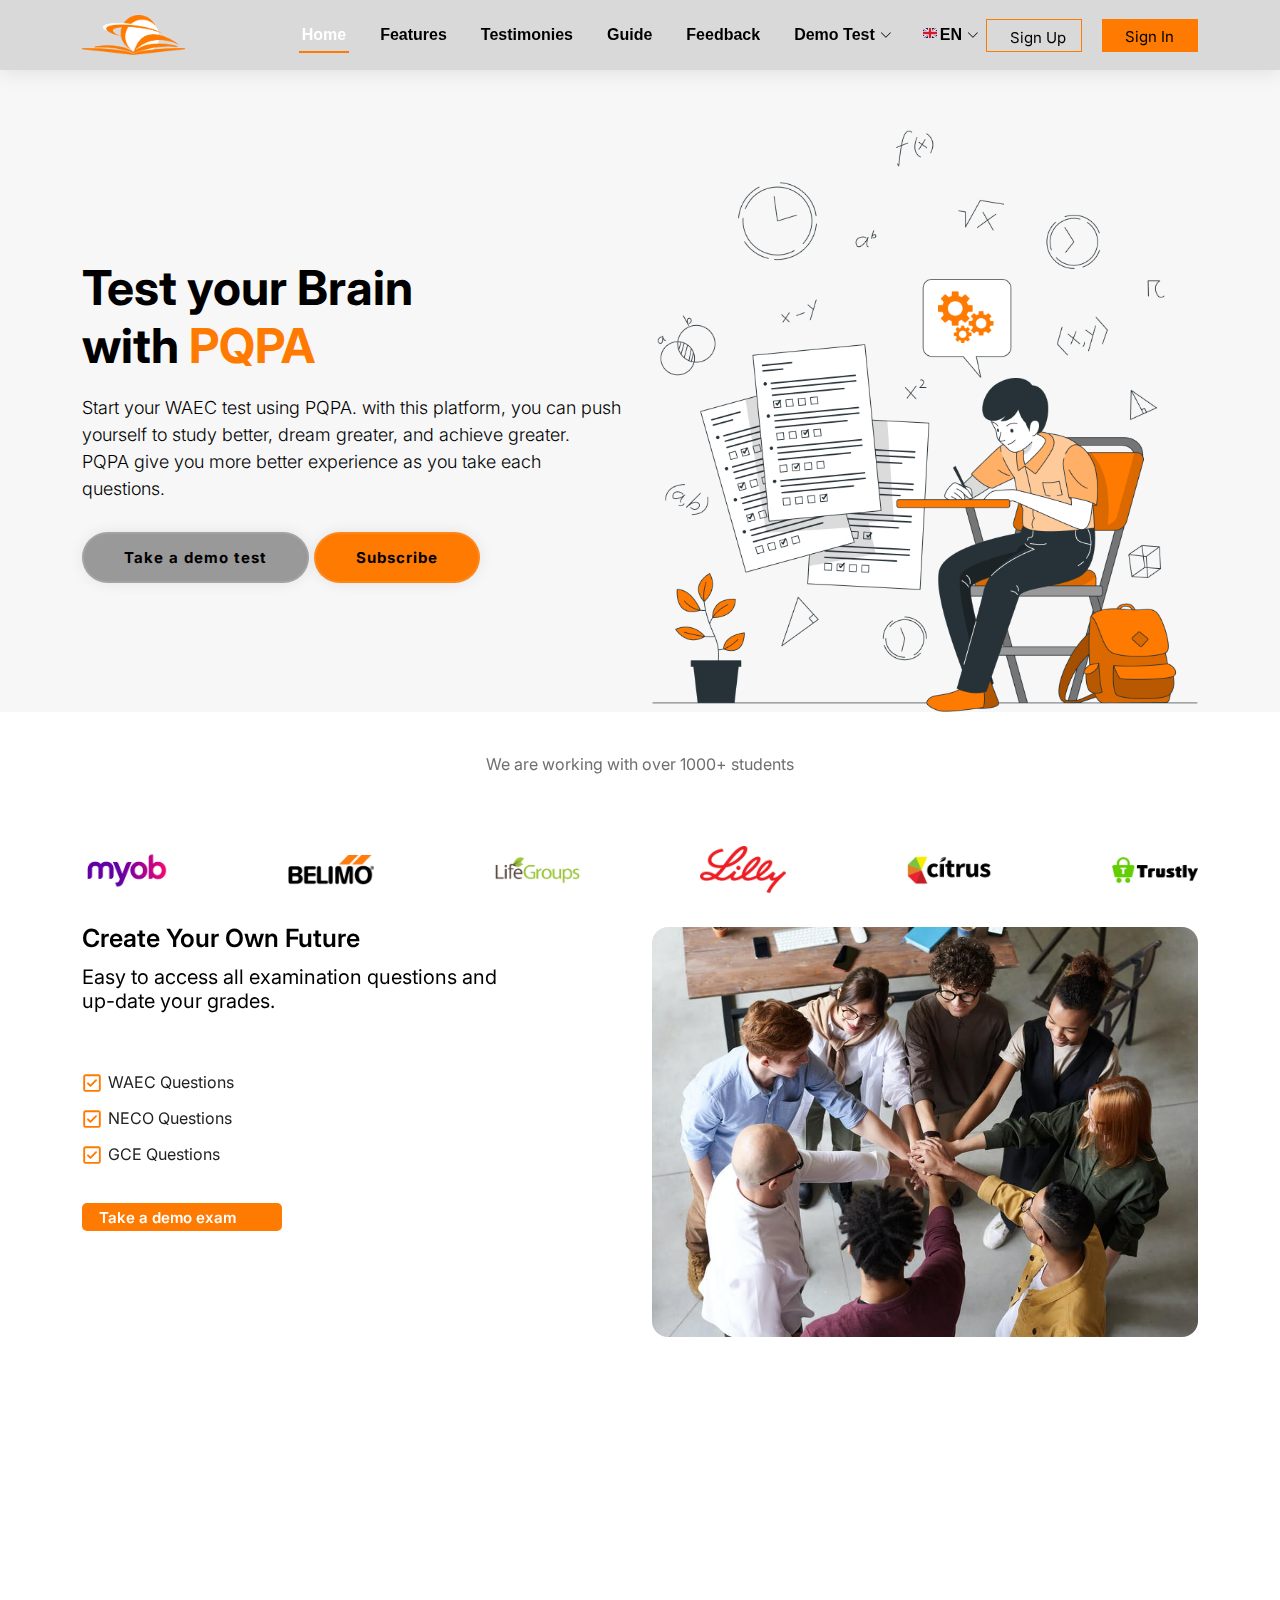
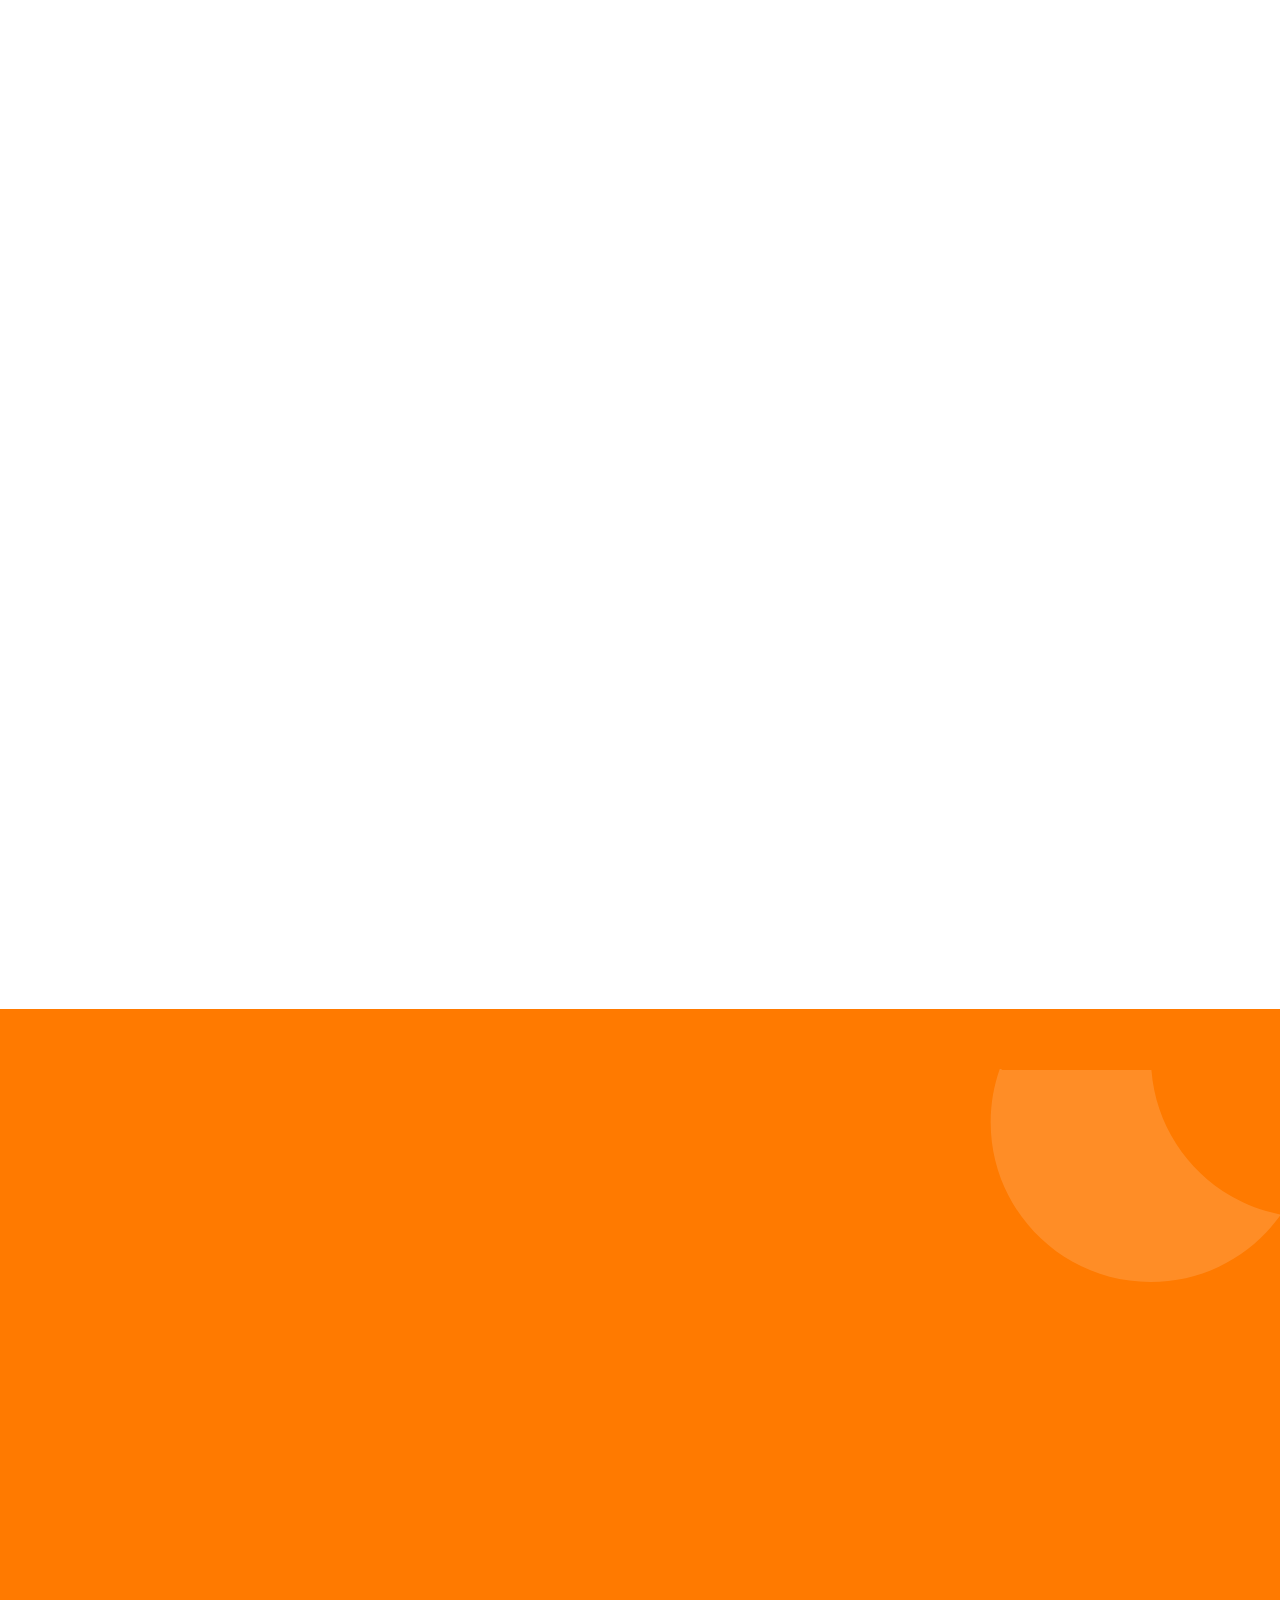
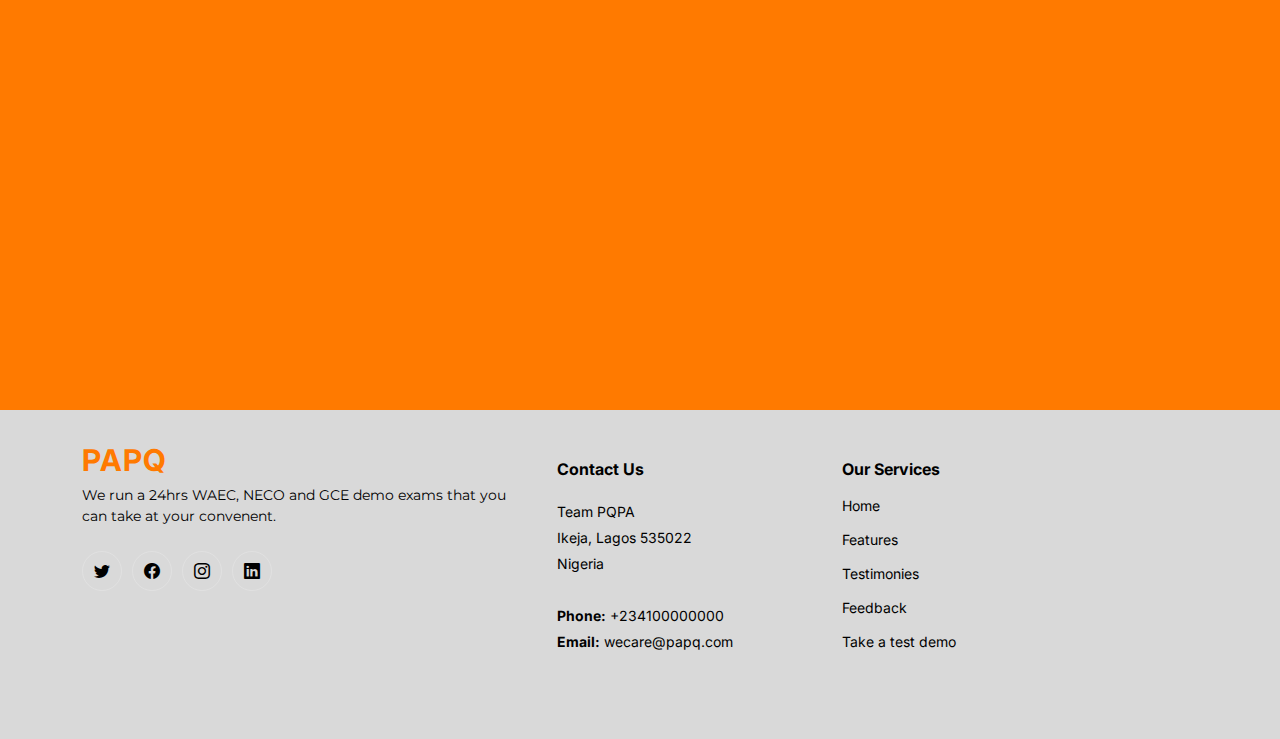
<file: index.html>
<!DOCTYPE html>
<html lang="en">

<head>
  <meta charset="utf-8">
  <meta content="width=device-width, initial-scale=1.0" name="viewport">

  <title>PAPQ - Index</title>
  <meta content="" name="description">
  <meta content="" name="keywords">

  <!-- Favicons -->
  <link href="assets/img/PQPA favicon.png" rel="icon">
  <link href="assets/img/PQPA-touch-icon.png" rel="pqpa-touch-icon">

  <!-- Google Fonts -->
  <link rel="preconnect" href="https://fonts.googleapis.com">
  <link rel="preconnect" href="https://fonts.gstatic.com" crossorigin>
  <link href="https://fonts.googleapis.com/css2?family=Open+Sans:ital,wght@0,300;0,400;0,500;0,600;0,700;1,300;1,400;1,600;1,700&family=Montserrat:ital,wght@0,300;0,400;0,500;0,600;0,700;1,300;1,400;1,500;1,600;1,700&family=Raleway:ital,wght@0,300;0,400;0,500;0,600;0,700;1,300;1,400;1,500;1,600;1,700&display=swap" rel="stylesheet">

  <!-- Vendor CSS Files -->
  <link href="assets/vendor/bootstrap/css/bootstrap.min.css" rel="stylesheet">
  <link href="assets/vendor/bootstrap-icons/bootstrap-icons.css" rel="stylesheet">
  <link href="assets/vendor/aos/aos.css" rel="stylesheet">
  <link href="assets/vendor/glightbox/css/glightbox.min.css" rel="stylesheet">
  <link href="assets/vendor/swiper/swiper-bundle.min.css" rel="stylesheet">

  <!-- Template Main CSS File -->
  <link href="assets/css/main.css" rel="stylesheet">

</head>

<body>
  <header id="header" class="header d-flex align-items-center">

    <div class="container-fluid container-xl d-flex align-items-center justify-content-between">
      <a href="index.html" class="logo d-flex align-items-center">
        <!-- Uncomment the line below if you also wish to use an image logo -->
        <img src="assets/img/PQPA LOGO.png" alt="">
        <!---<h1>Impact<span>.</span></h1>--->
      </a>
      <nav id="navbar" class="navbar">
        <ul>
          <li><a href="#hero">Home</a></li>
          <li><a href="#features">Features</a></li>
          <li><a href="#testimonials">Testimonies</a></li>
          <li><a href="#call-to-action">Guide</a></li>
          <li><a href="#feedback">Feedback</a></li>
          <li class="dropdown">
            <a href="#"><span>Demo Test</span> <i class="bi bi-chevron-down dropdown-indicator"></i></a>
            <ul>
              <li class="dropdown"><a href="#"><span>2000</span> <i class="bi bi-chevron-down dropdown-indicator"></i></a>
                <ul>
                  <li><a href="#">English</a></li>
                  <li><a href="#">Mathematics</a></li>
                  <li><a href="#">Literature</a></li>
                  <li><a href="#">Accounting</a></li>
                  <li><a href="#">Economics</a></li>
                </ul>
              </li>
              <li class="dropdown"><a href="#"><span>2016</span> <i class="bi bi-chevron-down dropdown-indicator"></i></a>
                <ul>
                  <li><a href="#">Biology</a></li>
                  <li><a href="#">Physics</a></li>
                  <li><a href="#">French</a></li>
                  <li><a href="#">Agriculture</a></li>
                  <li><a href="#">Chemistry</a></li>
                </ul>
              </li>
              <li class="dropdown"><a href="#"><span>2011</span> <i class="bi bi-chevron-down dropdown-indicator"></i></a>
                <ul>
                  <li><a href="#">Deep Drop Down 1</a></li>
                  <li><a href="#">Deep Drop Down 2</a></li>
                  <li><a href="#">Deep Drop Down 3</a></li>
                  <li><a href="#">Deep Drop Down 4</a></li>
                  <li><a href="#">Deep Drop Down 5</a></li>
                </ul>
              </li>
              <li class="dropdown"><a href="#"><span>2014</span> <i class="bi bi-chevron-down dropdown-indicator"></i></a>
                <ul>
                  <li><a href="#">Deep Drop Down 1</a></li>
                  <li><a href="#">Deep Drop Down 2</a></li>
                  <li><a href="#">Deep Drop Down 3</a></li>
                  <li><a href="#">Deep Drop Down 4</a></li>
                  <li><a href="#">Deep Drop Down 5</a></li>
                </ul>
              </li>
              <li class="dropdown"><a href="#"><span>2017</span> <i class="bi bi-chevron-down dropdown-indicator"></i></a>
                <ul>
                  <li><a href="#">Deep Drop Down 1</a></li>
                  <li><a href="#">Deep Drop Down 2</a></li>
                  <li><a href="#">Deep Drop Down 3</a></li>
                  <li><a href="#">Deep Drop Down 4</a></li>
                  <li><a href="#">Deep Drop Down 5</a></li>
                </ul>
              </li>
            </ul>
          </li>
          <li class="dropdown">
            <svg class="flag" xmlns="http://www.w3.org/2000/svg" width="14" height="14" viewBox="0 0 14 14" fill="none">
              <g clip-path="url(#clip0_1_380)">
                <path d="M0 3.52296V5.05557H2.18867L0 3.52296ZM1.81378 12.0556H5.05556V9.78562L1.81378 12.0556ZM8.94444 9.78601V12.0556H12.1858L8.94444 9.78601ZM0 8.94446V10.4771L2.18944 8.94446H0ZM12.1866 1.94446H8.94444V4.2144L12.1866 1.94446ZM14 10.4775V8.94446H11.8102L14 10.4775ZM14 5.05557V3.52296L11.8109 5.05557H14ZM5.05556 1.94446H1.81378L5.05556 4.2144V1.94446Z" fill="#00247D"/>
                <path d="M9.77666 8.94444L13.5535 11.5893C13.738 11.3993 13.8706 11.1651 13.9385 10.9091L11.1327 8.94444H9.77666ZM5.05555 8.94444H4.22294L0.446439 11.5889C0.64905 11.795 0.908828 11.9424 1.20011 12.0108L5.05555 9.31117V8.94444ZM8.94444 5.05556H9.77705L13.5535 2.41111C13.3475 2.202 13.0862 2.05568 12.8003 1.98917L8.94444 4.68883V5.05556ZM4.22294 5.05556L0.446439 2.41111C0.262088 2.60127 0.129423 2.83541 0.0610504 3.09128L2.86688 5.05556H4.22294Z" fill="#CF1B2B"/>
                <path d="M14 8.16668H8.16667V12.0556H8.94444V9.78601L12.1858 12.0556H12.4444C12.651 12.0556 12.8556 12.0144 13.046 11.9343C13.2365 11.8542 13.409 11.7369 13.5536 11.5893L9.77667 8.94446H11.1327L13.9386 10.9091C13.9747 10.7781 14 10.6423 14 10.5V10.4775L11.8102 8.94446H14V8.16668ZM0 8.16668V8.94446H2.18944L0 10.4771V10.5C0 10.9243 0.170722 11.3081 0.446444 11.5889L4.22294 8.94446H5.05556V9.31118L1.20011 12.0105C1.31444 12.0377 1.43267 12.0556 1.55556 12.0556H1.81378L5.05556 9.78562V12.0556H5.83333V8.16668H0ZM14 3.50001C14.0002 3.09245 13.8398 2.70122 13.5536 2.41112L9.77706 5.05557H8.94444V4.68885L12.8003 1.98918C12.6838 1.96061 12.5644 1.9456 12.4444 1.94446H12.1866L8.94444 4.2144V1.94446H8.16667V5.83335H14V5.05557H11.8109L14 3.52296V3.50001ZM5.05556 1.94446V4.2144L1.81378 1.94446H1.55556C1.34891 1.94437 1.14433 1.98561 0.953858 2.06575C0.763385 2.14589 0.590864 2.26332 0.446444 2.41112L4.22294 5.05557H2.86689L0.0610556 3.09129C0.0224701 3.22418 0.00193411 3.36165 0 3.50001L0 3.52296L2.18867 5.05557H0V5.83335H5.83333V1.94446H5.05556Z" fill="#EEEEEE"/>
                <path d="M8.16667 5.83335V1.94446H5.83333V5.83335H0V8.16668H5.83333V12.0556H8.16667V8.16668H14V5.83335H8.16667Z" fill="#CF1B2B"/>
              </g>
              <defs>
                <clipPath id="clip0_1_380">
                  <rect width="14" height="14" fill="white"/>
                </clipPath>
              </defs>
            </svg>
            <a href="#"><span>EN</span> <i class="bi bi-chevron-down dropdown-indicator"></i></a>
            <ul>
              <li><a href="#">Drop Down 1</a></li>
              <li class="dropdown"><a href="#"><span>Deep Drop Down</span> <i class="bi bi-chevron-down dropdown-indicator"></i></a>
                <ul>
                  <li><a href="#">Deep Drop Down 1</a></li>
                  <li><a href="#">Deep Drop Down 2</a></li>
                  <li><a href="#">Deep Drop Down 3</a></li>
                  <li><a href="#">Deep Drop Down 4</a></li>
                  <li><a href="#">Deep Drop Down 5</a></li>
                </ul>
              </li>
              <li><a href="#">Drop Down 2</a></li>
              <li><a href="#">Drop Down 3</a></li>
              <li><a href="#">Drop Down 4</a></li>
            </ul>
          </li>
          <li class="signup">
            <a href="signup.php">Sign Up</a>
          </li>
          <li class="signin">
            <a href="signin.html">Sign In</a>
          </li>
        </ul>
      </nav><!-- .navbar -->

      <i class="mobile-nav-toggle mobile-nav-show bi bi-list"></i>
      <i class="mobile-nav-toggle mobile-nav-hide d-none bi bi-x"></i>

    </div>
  </header><!-- End Header -->
  <!-- End Header -->

  <!-- ======= Hero Section ======= -->
  <section id="hero" class="hero">
    <div class="container position-relative">
      <div class="row gy-5" data-aos="fade-in">
        <div class="col-lg-6 order-2 order-lg-1 d-flex flex-column justify-content-center text-center text-lg-start">
          <h2>Test your Brain <br>with <span>PQPA</span></h2>
          <p>Start your WAEC test using PQPA. with this platform, you can push yourself to study better, dream greater, and achieve greater. 
            <br />PQPA give you more better experience as you take each questions.</p>
          <div class="d-flex justify-content-center justify-content-lg-start">
            <a href="quiz.html" class="btn-get-started">Take a demo test</a>
            <a href="index.html" class="btn-get-started sub">Subscribe</a>
          </div>
    
        </div>
        <div class="col-lg-6 order-1 order-lg-2">
          <img src="assets/img/exams-bro.png" class="img-fluid" alt="" data-aos="zoom-out" data-aos-delay="100">
        </div>
      </div>
    </div>

    </div>
  </section>
  <!-- End Hero Section -->

  <main id="main">
      <!-- ======= features Section ======= -->
      <section id="features" class="clients">
        <div class="container" data-aos="zoom-out">
          <div class="section-header">
            <p>We are working with over 1000+ students</p>
          </div>
          
          <div class="clients-slider swiper">
            <div class="swiper-wrapper align-items-center">
              <div class="swiper-slide"><img src="assets/img/clients/client-1.png" class="img-fluid" alt=""></div>
              <div class="swiper-slide"><img src="assets/img/clients/client-2.png" class="img-fluid" alt=""></div>
              <div class="swiper-slide"><img src="assets/img/clients/client-3.png" class="img-fluid" alt=""></div>
              <div class="swiper-slide"><img src="assets/img/clients/client-4.png" class="img-fluid" alt=""></div>
              <div class="swiper-slide"><img src="assets/img/clients/client-5.png" class="img-fluid" alt=""></div>
              <div class="swiper-slide"><img src="assets/img/clients/client-6.png" class="img-fluid" alt=""></div>
              <div class="swiper-slide"><img src="assets/img/clients/client-7.png" class="img-fluid" alt=""></div>
              <div class="swiper-slide"><img src="assets/img/clients/client-8.png" class="img-fluid" alt=""></div>
            </div>
          </div>

          <div class="row gy-4">
            <div class="col-lg-6">
              <h1 class="head">Create Your Own Future</h1>
                    <p class="easy-to-access">Easy to access all examination questions and up-date your grades.</p>
                    <div class="flex-row-2">
                        <div class="fluentcheckmark-square-regular-container">
                            <svg class="fluentcheckmark-square-20-regular" xmlns="http://www.w3.org/2000/svg" width="16" height="16" viewBox="0 0 16 16"><path fill="currentColor" d="M2.75 1h10.5c.966 0 1.75.784 1.75 1.75v10.5A1.75 1.75 0 0 1 13.25 15H2.75A1.75 1.75 0 0 1 1 13.25V2.75C1 1.784 1.784 1 2.75 1ZM2.5 2.75v10.5c0 .138.112.25.25.25h10.5a.25.25 0 0 0 .25-.25V2.75a.25.25 0 0 0-.25-.25H2.75a.25.25 0 0 0-.25.25Zm9.28 3.53l-4.5 4.5a.75.75 0 0 1-1.06 0l-2-2a.751.751 0 0 1 .018-1.042a.751.751 0 0 1 1.042-.018l1.47 1.47l3.97-3.97a.751.751 0 0 1 1.042.018a.751.751 0 0 1 .018 1.042Z"/></svg>
                            <svg class="fluentcheckmark-square-20-regular" xmlns="http://www.w3.org/2000/svg" width="16" height="16" viewBox="0 0 16 16"><path fill="currentColor" d="M2.75 1h10.5c.966 0 1.75.784 1.75 1.75v10.5A1.75 1.75 0 0 1 13.25 15H2.75A1.75 1.75 0 0 1 1 13.25V2.75C1 1.784 1.784 1 2.75 1ZM2.5 2.75v10.5c0 .138.112.25.25.25h10.5a.25.25 0 0 0 .25-.25V2.75a.25.25 0 0 0-.25-.25H2.75a.25.25 0 0 0-.25.25Zm9.28 3.53l-4.5 4.5a.75.75 0 0 1-1.06 0l-2-2a.751.751 0 0 1 .018-1.042a.751.751 0 0 1 1.042-.018l1.47 1.47l3.97-3.97a.751.751 0 0 1 1.042.018a.751.751 0 0 1 .018 1.042Z"/></svg>
                            <svg class="fluentcheckmark-square-20-regular" xmlns="http://www.w3.org/2000/svg" width="16" height="16" viewBox="0 0 16 16"><path fill="currentColor" d="M2.75 1h10.5c.966 0 1.75.784 1.75 1.75v10.5A1.75 1.75 0 0 1 13.25 15H2.75A1.75 1.75 0 0 1 1 13.25V2.75C1 1.784 1.784 1 2.75 1ZM2.5 2.75v10.5c0 .138.112.25.25.25h10.5a.25.25 0 0 0 .25-.25V2.75a.25.25 0 0 0-.25-.25H2.75a.25.25 0 0 0-.25.25Zm9.28 3.53l-4.5 4.5a.75.75 0 0 1-1.06 0l-2-2a.751.751 0 0 1 .018-1.042a.751.751 0 0 1 1.042-.018l1.47 1.47l3.97-3.97a.751.751 0 0 1 1.042.018a.751.751 0 0 1 .018 1.042Z"/></svg>
                        </div>
                        <div class="questions-container">
                            <div class="waec-questions inter-normal-heat-wave-20px">WAEC Questions</div>
                            <div class="neco-questions inter-normal-heat-wave-20px">NECO Questions</div>
                            <div class="gce-questions inter-normal-heat-wave-20px">GCE Questions</div>
                        </div>
                    </div>
                    <div class="demo">
                        <div class="take-a-demo-exam"><a href="index.html">Take a demo exam</a> </div>
                    </div>
            </div>
            <div class="col-lg-6">
      
  
                <div class="position-relative mt-4">
                  <img src="assets/img/about-2.jpg" class="img-fluid rounded-4" alt="">
                </div>
              </div>
            </div>
          </div> 
        </div>
      </section><!-- End Clients Section -->

    <!-- ======= Testimonials Section ======= -->
    <section id="testimonials" class="testimonials">
      <div class="container" data-aos="fade-up">

        <div class="section-header">
          <h2>Testimony from students who have partake in PQPA</h2>
          <p>Below are testimonies from previous students that have taken the PQPA and have great<br />success in their
            WAEC, NECO and GCE examinations.</p>
        </div>

        <div class="slides-3 swiper" data-aos="fade-up" data-aos-delay="100">
          <div class="swiper-wrapper">

            <div class="swiper-slide">
              <div class="testimonial-wrap">
                <div class="testimonial-item">
                  <div class="d-flex align-items-center">
                    <div>
                      <h3>John Okafor</h3>
                    </div>
                  </div>
                  <p>
                    <i class="bi bi-quote quote-icon-left"></i>
                    The online demo exam was a game-changer. It boosted my confidence, identified weak areas, and provided invaluable practice. Thanks to it, I approached the main examination with certainty and passed with flying colors. It was a crucial stepping stone on my path to success.
                    <i class="bi bi-quote quote-icon-right"></i>
                  </p>
                  <div class="learn">Learn More</div>
                </div>
              </div>
            </div><!-- End testimonial item -->

            <div class="swiper-slide">
              <div class="testimonial-wrap">
                <div class="testimonial-item">
                  <div class="d-flex align-items-center">
                    <div>
                      <h3>James Jude</h3>
                    </div>
                  </div>
                  <p>
                    <i class="bi bi-quote quote-icon-left"></i>
                    The online demo exam was a revelation. It gave me the tools to conquer my doubts and ace the main examination. The practice and confidence it instilled were priceless. It transformed my academic journey from uncertainty to triumph, and I'm grateful for the opportunity it provided.
                    <i class="bi bi-quote quote-icon-right"></i>
                  </p>
                  <div class="learn">Learn More</div>
                </div>
              </div>
            </div><!-- End testimonial item -->

            <div class="swiper-slide">
              <div class="testimonial-wrap">
                <div class="testimonial-item">
                  <div class="d-flex align-items-center">
                    <div>
                      <h3>Victoria Jack</h3>
                    </div>
                  </div>
                  <p>
                    <i class="bi bi-quote quote-icon-left"></i>
                    The online demo exam was my secret weapon. It honed my skills, eliminated doubts, and prepared me impeccably. Thanks to it, I faced the main examination with unwavering confidence and passed with excellence. It was the key to my academic success.
                    <i class="bi bi-quote quote-icon-right"></i>
                  </p>
                  <div class="learn">Learn More</div>
                </div>
              </div>
            </div><!-- End testimonial item -->

            <div class="swiper-slide">
              <div class="testimonial-wrap">
                <div class="testimonial-item">
                  <div class="d-flex align-items-center">
                    <div>
                      <h3>Eze Mark</h3>
                    </div>
                  </div>
                  <p>
                    <i class="bi bi-quote quote-icon-left"></i>
                    The online demo exam was my turning point. It sharpened my knowledge, banished my fears, and prepared me thoroughly. Because of it, I entered the main examination with confidence and emerged victorious. It was the catalyst for my academic achievement.
                    <i class="bi bi-quote quote-icon-right"></i>
                  </p>
                  <div class="learn">Learn More</div>
                </div>
              </div>
            </div><!-- End testimonial item -->

            <div class="swiper-slide">
              <div class="testimonial-wrap">
                <div class="testimonial-item">
                  <div class="d-flex align-items-center">
                    <div>
                      <h3>Koffi Kojo</h3>
                    </div>
                  </div>
                  <p>
                    <i class="bi bi-quote quote-icon-left"></i>
                    Demo exam was a revelation. It equipped me with the skills, knowledge, and confidence I needed to excel in the main examination. It transformed my doubts into unwavering determination and paved the way for my success.
                    <i class="bi bi-quote quote-icon-right"></i>
                  </p>
                  <div class="learn">Learn More</div>
                </div>
              </div>
            </div><!-- End testimonial item -->

          </div>
          <!-- ======= Call To Action Section ======= -->
          <div id="call-to-action" class="call-to-action">
            <div class="container text-center" data-aos="zoom-out">
              <a href="https://www.youtube.com/watch?v=LXb3EKWsInQ" class="glightbox play-btn"></a>
              <h3>Call To Action</h3>
              <p> Watch the video for support on how to navigate our platform</p>
              <a class="cta-btn" href="quiz.html">Take a demo quiz</a>
            </div>
          </div><!-- End Call To Action Section -->
        </div>
      </div>
    </section><!-- End Testimonials Section -->

    <!-- ======= Recent Blog Posts Section ======= -->
    <section id="feedback" class="recent-posts sections-bg">
      <img class="subtract" src="assets/img/subtract.svg" />
      <div class="container" data-aos="fade-up">
        <div class="section-header">
          <h2>What other schools are saying about PQPA</h2>
          <p>Here is whats other schools are saying about PQPA the will amaze your to enroll your students for the PQPA demo test</p>
        </div>

        <div class="row gy-4">

          <div class="col-xl-4 col-md-6">
            <article>

              <div class="post-img">
                <img src="assets/img/rectangle-16.png" alt="" class="img-fluid">
              </div>

              <p class="post-category">Achievers College </p>

              <h2 class="title">
                <a href="">We embraced online PQPA demo examinations and witnessed remarkable results. The practice, immediate feedback, and focused preparation enabled our students to excel in their main examinations. It's a testament to the power of innovative learning tools. Our students' success is our pride, and we'll continue to utilize such resources.</a>
              </h2>
            </article>
          </div><!-- End post list item -->

          <div class="col-xl-4 col-md-6">
            <article>

              <div class="post-img">
                <img src="assets/img/rectangle-17.png" alt="" class="img-fluid">
              </div>

              <p class="post-category">Blessed Child Secondary School</p>

              <h2 class="title">
                <a href="">Our school leveraged online PQPA demo examinations to incredible effect. These tools sharpened our students' skills, built their confidence, and ensured success in their main examinations. It's a testament to our commitment to modern, effective education. The results speak for themselves, and we're proud to continue this approach.</a>
              </h2>
            </article>
          </div><!-- End post list item -->

          <div class="col-xl-4 col-md-6">
            <article>

              <div class="post-img">
                <img src="assets/img/rectangle-18.png" alt="" class="img-fluid">
              </div>

              <p class="post-category">Healthy Brain Secondary School</p>

              <h2 class="title">
                <a href="">The online PQPA demo exams have revolutionized our schools. These exams equipped our students with the skills and confidence needed to conquer their main examinations. The remarkable results are a testament to our commitment to modern education methods. We'll continue to harness the power of online demos for ongoing success.</a>
              </h2>
            </article>
          </div><!-- End post list item -->

        </div><!-- End recent posts list -->

      </div>
    </section><!-- End Recent Blog Posts Section -->

    <footer id="footer" class="footer">

      <div class="container">
        <div class="row gy-4">
          <div class="col-lg-5 col-md-12 footer-info">
            <a href="index.html" class="logo d-flex align-items-center">
              <span>PAPQ</span>
            </a>
            <p>We run a 24hrs WAEC, NECO and GCE demo exams that you can take at your convenent.</p>
            <div class="social-links d-flex mt-4">
              <a href="#" class="twitter"><i class="bi bi-twitter"></i></a>
              <a href="#" class="facebook"><i class="bi bi-facebook"></i></a>
              <a href="#" class="instagram"><i class="bi bi-instagram"></i></a>
              <a href="#" class="linkedin"><i class="bi bi-linkedin"></i></a>
            </div>
          </div>

          <div class="col-lg-3 col-md-12 footer-contact text-center text-md-start">
            <h4>Contact Us</h4>
            <p>
              Team PQPA<br>
              Ikeja, Lagos 535022<br>
              Nigeria <br><br>
              <strong>Phone:</strong> +234100000000<br>
              <strong href="mailto:contact@example.com">Email:</strong> wecare@papq.com<br>
            </p>
          </div>

          <div class="col-lg-2 col-6 footer-links">
            <h4>Our Services</h4>
            <ul>
              <li><a href="#">Home</a></li>
              <li><a href="#features">Features</a></li>
              <li><a href="#testimonials">Testimonies</a></li>
              <li><a href="#feedback">Feedback</a></li>
              <li><a href="quiz.html">Take a test demo</a></li>
            </ul>
          </div>
        </div>
      </div>
    </footer><!-- End Footer -->
  <a href="#" class="scroll-top d-flex align-items-center justify-content-center"><i class="bi bi-arrow-up-short"></i></a>

  <div id="preloader"></div>

  <!-- Vendor JS Files -->
  <script src="assets/vendor/bootstrap/js/bootstrap.bundle.min.js"></script>
  <script src="assets/vendor/aos/aos.js"></script>
  <script src="assets/vendor/glightbox/js/glightbox.min.js"></script>
  <script src="assets/vendor/purecounter/purecounter_vanilla.js"></script>
  <script src="assets/vendor/swiper/swiper-bundle.min.js"></script>
  <script src="assets/vendor/isotope-layout/isotope.pkgd.min.js"></script>
  <script src="assets/vendor/php-email-form/validate.js"></script>

  <!-- Template Main JS File -->
  <script src="assets/js/main.js"></script>

</body>

</html>
</file>
<file: assets/css/main.css>
@import url('https://fonts.googleapis.com/css2?family=Inter:wght@300;400;700&display=swap');
:root {
  --font-default: "Open Sans", system-ui, -apple-system, "Segoe UI", Roboto, "Helvetica Neue", Arial, "Noto Sans", "Liberation Sans", sans-serif, "Apple Color Emoji", "Segoe UI Emoji", "Segoe UI Symbol", "Noto Color Emoji";
  --font-primary: "Montserrat", sans-serif;
  --font-secondary: "Poppins", sans-serif;
  --font-family-inter: "Inter", sans-serif;
  --font-family-inter-bold: "Inter-Bold", sans-serif;
  --font-family-inter-light: "Inter-Light", sans-serif;

  --font-size-small: 15px;
  --font-size-medium: 18px;
  --font-size-large: 20px;
  --font-size-xlarge: 25px;
  --font-size-xxlarge: 30px;
  --font-size-xxxlarge: 130px;
}

/* Colors */
:root {
  --color-default: #222222;
  --color-primary: #008374;
  --color-secondary: #f85a40;
  --black: rgba(0, 0, 0, 1);
  --alto: rgba(217, 217, 217, 1);
  --black-haze: rgba(247, 247, 247, 1);
  --heat-wave: rgba(255,122, 0, 1);
  --white: rgba(255,255,255,1);
}

/* Smooth scroll behavior */
:root {
  scroll-behavior: smooth;
}

/*--------------------------------------------------------------
# General
--------------------------------------------------------------*/
body {
  font-family: var(--font-family-inter);
  color: var(--color-default);
}

a {
  color: var(--color-primary);
  text-decoration: none;
}

a:hover {
  color: #00b6a1;
  text-decoration: none;
}

h1,
h2,
h3,
h4,
h5,
h6 {
  font-family: var(--font-family-inter) !important;
}

/*--------------------------------------------------------------
# Sections & Section Header
--------------------------------------------------------------*/
section {
  padding: 60px 0;
  overflow: hidden;
}

.sections-bg {
  background-color: #f6f6f6;
}

.section-header {
  text-align: center;
  padding-bottom: 60px;
}

.section-header h2 {
  font-size: 32px;
  font-weight: 600;
  margin-bottom: 20px;
  padding-bottom: 20px;
  position: relative;
}

.section-header h2:after {
  content: "";
  position: absolute;
  display: block;
  width: 50px;
  height: 3px;
  background: var(--color-primary);
  left: 0;
  right: 0;
  bottom: 0;
  margin: auto;
}

.section-header p {
  margin-bottom: 0;
  color: #6f6f6f;
}

/*--------------------------------------------------------------
# Breadcrumbs
--------------------------------------------------------------*/
.breadcrumbs .page-header {
  padding: 60px 0 60px 0;
  min-height: 20vh;
  position: relative;
  background-color: var(--color-primary);
}

.breadcrumbs .page-header h2 {
  font-size: 56px;
  font-weight: 500;
  color: #fff;
  font-family: var(--font-secondary);
}

.breadcrumbs .page-header p {
  color: rgba(255, 255, 255, 0.8);
}

.breadcrumbs nav {
  background-color: #f6f6f6;
  padding: 20px 0;
}

.breadcrumbs nav ol {
  display: flex;
  flex-wrap: wrap;
  list-style: none;
  margin: 0;
  padding: 0;
  font-size: 16px;
  font-weight: 600;
  color: var(--color-default);
}

.breadcrumbs nav ol a {
  color: var(--color-primary);
  transition: 0.3s;
}

.breadcrumbs nav ol a:hover {
  text-decoration: underline;
}

.breadcrumbs nav ol li+li {
  padding-left: 10px;
}

.breadcrumbs nav ol li+li::before {
  display: inline-block;
  padding-right: 10px;
  color: var(--color-secondary);
  content: "/";
}

/*--------------------------------------------------------------
# Scroll top button
--------------------------------------------------------------*/
.scroll-top {
  position: fixed;
  visibility: hidden;
  opacity: 0;
  right: 15px;
  bottom: -15px;
  z-index: 99999;
  background: var(--color-secondary);
  width: 44px;
  height: 44px;
  border-radius: 50px;
  transition: all 0.4s;
}

.scroll-top i {
  font-size: 24px;
  color: #fff;
  line-height: 0;
}

.scroll-top:hover {
  background: var(--heat-wave);
  color: #fff;
}

.scroll-top.active {
  visibility: visible;
  opacity: 1;
  bottom: 15px;
}

/*--------------------------------------------------------------
# Preloader
--------------------------------------------------------------*/
#preloader {
  position: fixed;
  inset: 0;
  z-index: 999999;
  overflow: hidden;
  background: #fff;
  transition: all 0.6s ease-out;
}

#preloader:before {
  content: "";
  position: fixed;
  top: calc(50% - 30px);
  left: calc(50% - 30px);
  border: 6px solid #fff;
  border-color: var(--heat-wave) transparent var(--heat-wave) transparent !important;
  border-radius: 50%;
  width: 60px;
  height: 60px;
  animation: animate-preloader 1.5s linear infinite;
}

@keyframes animate-preloader {
  0% {
    transform: rotate(0deg);
  }

  100% {
    transform: rotate(360deg);
  }
}

/*--------------------------------------------------------------
# Disable aos animation delay on mobile devices
--------------------------------------------------------------*/
@media screen and (max-width: 768px) {
  [data-aos-delay] {
    transition-delay: 0 !important;
  }
}

/*--------------------------------------------------------------
# Header
--------------------------------------------------------------*/

.header {
  transition: all 0.5s;
  z-index: 997;
  height: 90px;
  background-color: var(--alto);
}

.header.sticked {
  position: fixed;
  top: 0;
  right: 0;
  left: 0;
  height: 70px;
  box-shadow: 0px 2px 20px rgba(0, 0, 0, 0.1);
}

.header .logo img {
  max-height: 40px;
  margin-right: 6px;
}
/*========
.header .logo h1 {
  font-size: 30px;
  margin: 0;
  font-weight: 600;
  letter-spacing: 0.8px;
  color: #fff;
  font-family: var(--font-primary);
}========*/

.header .logo h1 span {
  color: var(--heat-wave);
}

.sticked-header-offset {
  margin-top: 70px;
}

section {
  scroll-margin-top: 70px;
}
/*-----------hero section---------*/
.hero {
  background-color: #f7f7f7 !important;
}

.hero h2{
  color: var(--black) !important;
}

.hero h2 span{
  color: var(--heat-wave);
  font-weight: 700;
  font-family: var(--font-family-inter) !important;
}

.hero p {
  color: var(--black) !important;
  font-family: var(--font-family-inter) !important;
  font-size: var(--font-size-medium) !important;
  font-weight: 300 !important;
}
.hero .btn-get-started {
  color: var(--black) !important;
  background-color: #999 !important;
  font-family: var(--font-family-inter) !important;
  font-size: var(--font-size-xlarge) !important;
  font-weight: 300 !important;
  letter-spacing: 0;
  line-height: normal !important;
}

.hero .sub {
  color: var(--black) !important;
  background-color: var(--heat-wave) !important;
  font-family: var(--font-family-inter) !important;
  font-size: var(--font-size-xlarge) !important;
  font-weight: 300 !important;
  letter-spacing: 0;
  line-height: normal !important;
  margin-left: 5px;
}

@media (min-width: 320px) {
  .hero .btn-get-started {
    max-height: 60px;
  }
  
  .hero a.btn-get-started {
    font-size: var(--font-size-small) !important;
    font-weight: 700 !important;
  }
}

/*--------------------------------------------------------------
# Desktop Navigation
--------------------------------------------------------------*/
@media (min-width: 1280px) {
  .navbar {
    padding: 0;
  }

  .navbar ul {
    margin: 0;
    padding: 0;
    display: flex;
    list-style: none;
    align-items: center;
  }

  .navbar li {
    position: relative;
  }

  .navbar>ul>li {
    white-space: nowrap;
    padding: 10px 0 10px 28px;
  }

  .navbar a,
  .navbar a:focus {
    display: flex;
    align-items: center;
    justify-content: space-between;
    padding: 0 3px;
    font-family: var(--font-secondary);
    font-size: 16px;
    font-weight: 600;
    color: var(--black);
    white-space: nowrap;
    transition: 0.3s;
    position: relative;
  }

  .navbar a i,
  .navbar a:focus i {
    font-size: 12px;
    line-height: 0;
    margin-left: 5px;
  }

  .navbar>ul>li>a:before {
    content: "";
    position: absolute;
    width: 100%;
    height: 2px;
    bottom: -6px;
    left: 0;
    background-color: var(--heat-wave);
    visibility: hidden;
    width: 0px;
    transition: all 0.3s ease-in-out 0s;
  }

  .navbar a:hover:before,
  .navbar li:hover>a:before,
  .navbar .active:before {
    visibility: visible;
    width: 100%;
  }

  .navbar a:hover,
  .navbar .active,
  .navbar .active:focus,
  .navbar li:hover>a {
    color: #fff;
  }

  .navbar .dropdown{
    display: flex;
  } 

  .navbar .dropdown .flag {
    width: 14px;
    height: 14px;
    margin-top: 3px;
    flex-shrink: 0;
  }

  .navbar .signup {
    width: 96px;
    height: 33px;
    flex-shrink: 0;
    border: 1px solid var(--heat-wave);
    background-color: var(--alto);
    margin-left: 4px;
    align-items: center;
    padding-left: 20px;
  }

  .navbar .signup a {
    width: 56px;
    height: 18px;
    top: 0px;
    font-family: var(--font-family-inter);
    font-weight: 400;
    font-size: 15px;
    line-height: 18.15px;
    padding-right: 20px;
  }

  .navbar .signin {
    width: 96px;
    height: 33px;
    background-color: var(--heat-wave);
    padding-left: 20px;
    margin-left: 20px;
  } 

  .navbar .signin a {
    width: 49px;
    height: 18px;
    font-family: var(--font-family-inter);
    font-weight: 400;
    font-size: 15px;
    line-height: 18.15px;
  }

  .navbar .dropdown ul {
    display: block;
    position: absolute;
    left: 28px;
    top: calc(100% + 30px);
    margin: 0;
    padding: 10px 0;
    z-index: 99;
    opacity: 0;
    visibility: hidden;
    background: #fff;
    box-shadow: 0px 0px 30px rgba(127, 137, 161, 0.25);
    transition: 0.3s;
    border-radius: 4px;
  }

  .navbar .dropdown ul li {
    min-width: 200px;
  }

  .navbar .dropdown ul a {
    padding: 10px 20px;
    font-size: 15px;
    text-transform: none;
    font-weight: 600;
    color: var(--black);
  }

  .navbar .dropdown ul a i {
    font-size: 12px;
  }

  .navbar .dropdown ul a:hover,
  .navbar .dropdown ul .active:hover,
  .navbar .dropdown ul li:hover>a {
    color: var(--color-secondary);
  }

  .navbar .dropdown:hover>ul {
    opacity: 1;
    top: 100%;
    visibility: visible;
  }

  .navbar .dropdown .dropdown ul {
    top: 0;
    left: calc(100% - 30px);
    visibility: hidden;
  }

  .navbar .dropdown .dropdown:hover>ul {
    opacity: 1;
    top: 0;
    left: 100%;
    visibility: visible;
  }
}

@media (min-width: 1280px) and (max-width: 1366px) {
  .navbar .dropdown .dropdown ul {
    left: -90%;
  }

  .navbar .dropdown .dropdown:hover>ul {
    left: -100%;
  }
}

@media (min-width: 1280px) {

  .mobile-nav-show,
  .mobile-nav-hide {
    display: none;
  }
}

/*--------------------------------------------------------------
# Mobile Navigation
--------------------------------------------------------------*/
@media (max-width: 1279px) {
  .navbar {
    position: fixed;
    top: 0;
    right: -100%;
    width: 100%;
    max-width: 400px;
    bottom: 0;
    transition: 0.3s;
    z-index: 9997;
  }

  .navbar ul {
    position: absolute;
    inset: 0;
    padding: 50px 0 10px 0;
    margin: 0;
    background: var(--heat-wave);
    overflow-y: auto;
    transition: 0.3s;
    z-index: 9998;
  }

  .navbar a,
  .navbar a:focus {
    display: flex;
    align-items: center;
    justify-content: space-between;
    padding: 10px 20px;
    font-family: var(--font-primary);
    font-size: 15px;
    font-weight: 600;
    color: rgba(255, 255, 255, 0.7);
    white-space: nowrap;
    transition: 0.3s;
  }

  .navbar a i,
  .navbar a:focus i {
    font-size: 12px;
    line-height: 0;
    margin-left: 5px;
  }

  .navbar a:hover,
  .navbar .active,
  .navbar .active:focus,
  .navbar li:hover>a {
    color: #fff;
  }

  .navbar .getstarted,
  .navbar .getstarted:focus {
    background: var(--color-primary);
    padding: 8px 20px;
    border-radius: 4px;
    margin: 15px;
    color: #fff;
  }

  .navbar .getstarted:hover,
  .navbar .getstarted:focus:hover {
    color: #fff;
    background: rgba(0, 131, 116, 0.8);
  }

  .navbar .dropdown ul,
  .navbar .dropdown .dropdown ul {
    position: static;
    display: none;
    padding: 10px 0;
    margin: 10px 20px;
    transition: all 0.5s ease-in-out;
    background-color: #007466;
    border: 1px solid #006459;
  }

  .navbar .dropdown>.dropdown-active,
  .navbar .dropdown .dropdown>.dropdown-active {
    display: block;
  }

  .mobile-nav-show {
    color: rgba(255, 255, 255, 0.6);
    font-size: 28px;
    cursor: pointer;
    line-height: 0;
    transition: 0.5s;
    z-index: 9999;
    margin-right: 10px;
  }

  .mobile-nav-hide {
    color: #fff;
    font-size: 32px;
    cursor: pointer;
    line-height: 0;
    transition: 0.5s;
    position: fixed;
    right: 20px;
    top: 20px;
    z-index: 9999;
  }

  .mobile-nav-active {
    overflow: hidden;
  }

  .mobile-nav-active .navbar {
    right: 0;
  }

  .mobile-nav-active .navbar:before {
    content: "";
    position: fixed;
    inset: 0;
    background: rgba(0, 106, 93, 0.8);
    z-index: 9996;
  }
}

/*--------------------------------------------------------------
# Clients Section
--------------------------------------------------------------*/
.clients {
  padding: 40px 0;
}

.clients .swiper {
  padding: 10px 0;
}

.clients .swiper-slide img {
  transition: 0.3s;
}

.clients .swiper-slide img:hover {
  transform: scale(1.1);
}

.clients .swiper-slide svg {
  transition: 0.3s;
}

.clients .swiper-slide svg:hover {
  transform: scale(1.1);
}

.clients .swiper-pagination {
  margin-top: 20px;
  position: relative;
}

.clients .swiper-pagination .swiper-pagination-bullet {
  width: 12px;
  height: 12px;
  background-color: #fff;
  opacity: 1;
  background-color: #ddd;
}

.clients .swiper-pagination .swiper-pagination-bullet-active {
  background-color: var(--color-primary);
}

/*======*/
.flex-row-1 {
  align-items: flex-start;
  display: flex;
  gap: 60px;
  height: 584px;
  margin-top: 19px;
  min-width: 556px;
}

.flex-col {
  align-self: flex-end;
  flex-direction: column;
  min-height: 581px;
  width: 446px;
}

.flex-row-2 {
  align-items: flex-start;
  display: flex;
  gap: 6px;
  height: 96px;
  margin-top: 59px;
  min-width: 195px;
}

.fluentcheckmark-square-regular-container {
  align-items: flex-start;
  display: flex;
  flex-direction: column;
  gap: 16px;
  margin-top: 1px;
  min-height: 92px;
  width: 20px;
}

.fluentcheckmark-square-20-regular {
  height: 20px;
  width: 20px;
  color: var(--heat-wave);
}

.questions-container {
  align-items: flex-start;
  display: flex;
  flex-direction: column;
  gap: 12px;
  min-height: 96px;
  width: 169px;
}

.waec-questions {
  letter-spacing: 0;
  line-height: normal;
  min-height: 24px;
  width: 169px;
}

.neco-questions {
  letter-spacing: 0;
  line-height: normal;
  min-height: 24px;
  width: 168px;
}

.gce-questions {
  letter-spacing: 0;
  line-height: normal;
  min-height: 24px;
  width: 152px;
}

.demo {
  align-items: center;
  background-color: var(--heat-wave);
  border-radius: 5px;
  display: flex;
  height: 25px;
  margin-top: 35px;
  max-width: 200px;
  padding: 14px 17px;
  margin-bottom: 2px;
}

.take-a-demo-exam {
  color: #ffffff;
  font-family: var(--font-family-inter);
  font-size: var(--font-size-small);
  font-weight: 600;
  letter-spacing: 0;
  line-height: normal;
  min-height: 18px;
  white-space: nowrap;
}

.take-a-demo-exam a{
  color: var(--color-white);
}

.easy-to-access {
  color: var(--black);
  font-family: var(--font-family-inter);
  font-size: var(--font-size-large);
  font-weight: 400;
  letter-spacing: 0;
  line-height: normal;
  margin-top: 12px;
  min-height: 48px;
  width: 439px;
}

.logosmicrosoft-icon {
  height: 45px;
  width: 45px;
  color: #757575;
}

.head {
  color: var(--black);
  font-family: var(--font-family-inter);
  font-size: var(--font-size-xlarge);
  font-weight: 600;
  letter-spacing: 0;
  line-height: normal;
  margin-top: 20px;
  min-height: 30px;
  white-space: nowrap;
}

.logosmicrosoft-teams {
  height: 47px;
  width: 50px;
  color: #757575;
}

.flex-col-1 {
  align-items: flex-start;
  display: flex;
  flex-direction: column;
  min-height: 836px;
  width: 753px
}

.flex-row-3 {
  align-items: center;
  display: flex;
  gap: 60px;
  margin-left: 60px;
  min-width: 322px;
}

.microsoft-skype {
  height: 64px;
  margin-bottom: 6px;
  width: 64px;
  color: #757575;
}

.simple-iconsford {
  height: 84px;
  width: 84px;
  color: #757575;
}

.simple-iconscanva {
  height: 53px;
  margin-bottom: 5px;
  width: 54px;
  color: #757575;
}

.rectangle-6 {
  cursor: pointer;
  height: 543px;
  margin-top: 86px;
  transition: all 0.2s ease;
  width: 753px;
}

.we-are-working {
  align-self: center;
  color: #757575;
  font-family: var(--font-family-inter);
  font-size: var(--font-size-large);
  font-weight: 400;
  letter-spacing: 0;
  line-height: normal;
  margin-right: 1px;
  min-height: 24px;
  min-width: 393px;
  white-space: nowrap;
}


/*--------------------------------------------------------------
# Testimonials Section
--------------------------------------------------------------*/
.testimonials .testimonial-wrap {
  padding-left: 10px;
}

.testimonials .testimonial-item {
  box-sizing: content-box;
  padding: 30px;
  margin: 30px 10px;
  box-shadow: 0px 0 15px rgba(0, 0, 0, 0.1);
  position: relative;
  background: #fff;
  border-radius: 10px;
}

.testimonials .testimonial-item .testimonial-img {
  width: 90px;
  border-radius: 50px;
  margin-right: 15px;
}

.testimonials .testimonial-item h3 {
  font-size: 18px;
  font-weight: bold;
  margin: 10px 0 5px 0;
  color: #000;
}

.testimonials .testimonial-item h4 {
  font-size: 14px;
  color: #999;
  margin: 0;
}

.testimonials .testimonial-item .quote-icon-left,
.testimonials .testimonial-item .quote-icon-right {
  color: var(--heat-wave);
  font-size: 26px;
  line-height: 0;
}

.testimonials .testimonial-item .quote-icon-left {
  display: inline-block;
  left: -5px;
  position: relative;
}

.testimonials .testimonial-item .quote-icon-right {
  display: inline-block;
  right: -5px;
  position: relative;
  top: 10px;
  transform: scale(-1, -1);
}

.testimonials .testimonial-item p {
  font-style: italic;
  margin: 15px auto 15px auto;
}

.testimonials .swiper-pagination {
  margin-top: 20px;
  position: relative;
}

.testimonials .testimonial-item .learn{
  color: var(--heat-wave);
}

.testimonials .swiper-pagination .swiper-pagination-bullet {
  width: 12px;
  height: 12px;
  background-color: rgba(0, 0, 0, 0.2);
  opacity: 1;
}

.testimonials .swiper-pagination .swiper-pagination-bullet-active {
  background-color: var(--color-primary);
}

@media (max-width: 767px) {
  .testimonials .testimonial-wrap {
    padding-left: 0;
  }

  .testimonials .testimonial-item {
    padding: 30px;
    margin: 15px;
  }

  .testimonials .testimonial-item .testimonial-img {
    position: static;
    left: auto;
  }
}


/*--------------------------------------------------------------
# Call To Action Section
--------------------------------------------------------------*/
.call-to-action .container {
  background: linear-gradient(rgba(0, 0, 0, 0.5), rgba(0, 0, 0, 0.5)), url("../img/pexels-ketut-subiyanto-4560091\ 1.png") center center;
  background-size: cover;
  padding: 100px 60px;
  border-radius: 15px;
  overflow: hidden;
}

.call-to-action h3 {
  color: #fff;
  font-size: 28px;
  font-weight: 700;
  margin-bottom: 20px;
}

.call-to-action p {
  color: #fff;
  margin-bottom: 20px;
}

.call-to-action .play-btn {
  width: 94px;
  height: 94px;
  margin-bottom: 20px;
  background: radial-gradient(var(--heat-wave) 50%, rgba(255, 123, 0, 0.63)52%);
  border-radius: 50%;
  display: inline-block;
  position: relative;
  overflow: hidden;
}

.call-to-action .play-btn:before {
  content: "";
  position: absolute;
  width: 120px;
  height: 120px;
  animation-delay: 0s;
  animation: pulsate-btn 2s;
  animation-direction: forwards;
  animation-iteration-count: infinite;
  animation-timing-function: steps;
  opacity: 1;
  border-radius: 50%;
  border: 5px solid rgba(255, 123, 0, 0.39);
  top: -15%;
  left: -15%;
  background: rgba(198, 16, 0, 0);
}

.call-to-action .play-btn:after {
  content: "";
  position: absolute;
  left: 50%;
  top: 50%;
  transform: translateX(-40%) translateY(-50%);
  width: 0;
  height: 0;
  border-top: 10px solid transparent;
  border-bottom: 10px solid transparent;
  border-left: 15px solid #fff;
  z-index: 100;
  transition: all 400ms cubic-bezier(0.55, 0.055, 0.675, 0.19);
}

.call-to-action .play-btn:hover:before {
  content: "";
  position: absolute;
  left: 50%;
  top: 50%;
  transform: translateX(-40%) translateY(-50%);
  width: 0;
  height: 0;
  border: none;
  border-top: 10px solid transparent;
  border-bottom: 10px solid transparent;
  border-left: 15px solid #fff;
  z-index: 200;
  animation: none;
  border-radius: 0;
}

.call-to-action .play-btn:hover:after {
  border-left: 15px solid var(--heat-wave);
  transform: scale(20);
}

.call-to-action .cta-btn {
  font-family: var(--font-primary);
  font-weight: 500;
  font-size: 16px;
  letter-spacing: 1px;
  display: inline-block;
  padding: 12px 48px;
  border-radius: 50px;
  transition: 0.5s;
  margin: 10px;
  border: 2px solid #fff;
  color: #fff;
}

.call-to-action .cta-btn:hover {
  background: var(--heat-wave);
  border: 2px solid var(--color-primary);
}

@keyframes pulsate-btn {
  0% {
    transform: scale(0.6, 0.6);
    opacity: 1;
  }

  100% {
    transform: scale(1, 1);
    opacity: 0;
  }
}

/*--------------------------------------------------------------
# Recent Blog Posts Section
--------------------------------------------------------------*/
.recent-posts {
  background-color: var(--heat-wave);
}

.section-header h2::after{
  background: var(--alto);
}

.recent-posts .subtract {
  position: absolute;
  width: 290px;
  height: 214px;
  top: 40;
  right: 0;
}

.recent-posts article {
  box-shadow: 0 4px 16px rgba(0, 0, 0, 0.1);
  background-color: #fff;
  padding: 30px;
  height: 100%;
  border-radius: 10px;
  overflow: hidden;
}

.recent-posts .post-img {
  max-height: 240px;
  margin: -30px -30px 15px -30px;
  overflow: hidden;
}

.recent-posts .post-category {
  font-size: 16px;
  color: #6f6f6f;
  margin-bottom: 10px;
}

.recent-posts .title {
  font-size: 22px;
  font-weight: 700;
  padding: 0;
  margin: 0 0 20px 0;
}

.recent-posts .title a {
  color: var(--color-default);
  transition: 0.3s;
}

.recent-posts .title a:hover {
  color: var(--color-primary);
}


/*--------------------------------------------------------------
# Contact Section
--------------------------------------------------------------*/
.contact .info-container {
  background-color: var(--color-primary);
  height: 100%;
  padding: 20px;
  border-radius: 10px 0 0 10px;
  box-shadow: 0px 2px 25px rgba(0, 0, 0, 0.1);
}

.contact .info-item {
  width: 100%;
  background-color: #009282;
  margin-bottom: 20px;
  padding: 20px;
  border-radius: 10px;
  color: #fff;
}

.contact .info-item:last-child {
  margin-bottom: 0;
}

.contact .info-item i {
  font-size: 20px;
  color: #fff;
  float: left;
  width: 44px;
  height: 44px;
  background-color: rgba(255, 255, 255, 0.2);
  display: flex;
  justify-content: center;
  align-items: center;
  border-radius: 50px;
  transition: all 0.3s ease-in-out;
  margin-right: 15px;
}

.contact .info-item h4 {
  padding: 0;
  font-size: 20px;
  font-weight: 600;
  margin-bottom: 5px;
}

.contact .info-item p {
  padding: 0;
  margin-bottom: 0;
  font-size: 14px;
}

.contact .info-item:hover i {
  background: #fff;
  color: var(--color-primary);
}

.contact .php-email-form {
  width: 100%;
  height: 100%;
  background: #fff;
  box-shadow: 0px 2px 25px rgba(0, 0, 0, 0.1);
  padding: 30px;
  border-radius: 0 10px 10px 0;
}

.contact .php-email-form .form-group {
  padding-bottom: 8px;
}

.contact .php-email-form .error-message {
  display: none;
  color: #fff;
  background: #df1529;
  text-align: left;
  padding: 15px;
  font-weight: 600;
}

.contact .php-email-form .error-message br+br {
  margin-top: 25px;
}

.contact .php-email-form .sent-message {
  display: none;
  color: #fff;
  background: #059652;
  text-align: center;
  padding: 15px;
  font-weight: 600;
}

.contact .php-email-form .loading {
  display: none;
  background: #fff;
  text-align: center;
  padding: 15px;
}

.contact .php-email-form .loading:before {
  content: "";
  display: inline-block;
  border-radius: 50%;
  width: 24px;
  height: 24px;
  margin: 0 10px -6px 0;
  border: 3px solid #059652;
  border-top-color: #fff;
  animation: animate-loading 1s linear infinite;
}

.contact .php-email-form input,
.contact .php-email-form textarea {
  border-radius: 0;
  box-shadow: none;
  font-size: 14px;
}

.contact .php-email-form input[type=text],
.contact .php-email-form input[type=email],
.contact .php-email-form textarea {
  padding: 12px 15px;
}

.contact .php-email-form input[type=text]:focus,
.contact .php-email-form input[type=email]:focus,
.contact .php-email-form textarea:focus {
  border-color: var(--color-primary);
}

.contact .php-email-form textarea {
  padding: 10px 12px;
}

.contact .php-email-form button[type=submit] {
  background: var(--color-primary);
  border: 0;
  padding: 14px 45px;
  color: #fff;
  transition: 0.4s;
  border-radius: 50px;
}

.contact .php-email-form button[type=submit]:hover {
  background: rgba(0, 131, 116, 0.8);
}

@keyframes animate-loading {
  0% {
    transform: rotate(0deg);
  }

  100% {
    transform: rotate(360deg);
  }
}

/*--------------------------------------------------------------
# Hero Section
--------------------------------------------------------------*/
.hero {
  width: 100%;
  position: relative;
  background: var(--color-primary);
  padding: 60px 0 0 0;
}

@media (min-width: 1365px) {
  .hero {
    background-attachment: fixed;
  }
}

.hero h2 {
  font-size: 48px;
  font-weight: 700;
  margin-bottom: 20px;
  color: #fff;
}

.hero p {
  color: rgba(255, 255, 255, 0.6);
  font-weight: 400;
  margin-bottom: 30px;
}

.hero .btn-get-started {
  font-family: var(--font-primary);
  font-weight: 500;
  font-size: 15px;
  letter-spacing: 1px;
  display: inline-block;
  padding: 14px 40px;
  border-radius: 50px;
  transition: 0.3s;
  color: #fff;
  background: rgba(255, 255, 255, 0.1);
  box-shadow: 0 0 15px rgba(0, 0, 0, 0.08);
  border: 2px solid rgba(255, 255, 255, 0.1);
}

.hero .btn-get-started:hover {
  border-color: rgba(255, 255, 255, 0.5);
}

.hero .btn-watch-video {
  font-size: 16px;
  transition: 0.5s;
  margin-left: 25px;
  color: #fff;
  font-weight: 600;
}

.hero .btn-watch-video i {
  color: rgba(255, 255, 255, 0.5);
  font-size: 32px;
  transition: 0.3s;
  line-height: 0;
  margin-right: 8px;
}

.hero .btn-watch-video:hover i {
  color: #fff;
}

@media (max-width: 640px) {
  .hero h2 {
    font-size: 36px;
  }

  .hero .btn-get-started,
  .hero .btn-watch-video {
    font-size: 14px;
  }
}

.hero .icon-boxes {
  padding-bottom: 60px;
}

@media (min-width: 1200px) {
  .hero .icon-boxes:before {
    content: "";
    position: absolute;
    bottom: 0;
    left: 0;
    right: 0;
    height: calc(50% + 20px);
    background-color: #fff;
  }
}

.hero .icon-box {
  padding: 60px 30px;
  position: relative;
  overflow: hidden;
  background: #008d7d;
  box-shadow: 0 0 29px 0 rgba(0, 0, 0, 0.08);
  transition: all 0.3s ease-in-out;
  border-radius: 8px;
  z-index: 1;
  height: 100%;
  width: 100%;
  text-align: center;
}

.hero .icon-box .title {
  font-weight: 700;
  margin-bottom: 15px;
  font-size: 24px;
}

.hero .icon-box .title a {
  color: #fff;
  transition: 0.3s;
}

.hero .icon-box .icon {
  margin-bottom: 20px;
  padding-top: 10px;
  display: inline-block;
  transition: all 0.3s ease-in-out;
  font-size: 48px;
  line-height: 1;
  color: rgba(255, 255, 255, 0.6);
}

.hero .icon-box:hover {
  background: #009786;
}

.hero .icon-box:hover .title a,
.hero .icon-box:hover .icon {
  color: #fff;
}

/*****Sign In ********/
.register .logo img{
  max-height: 40px;
  margin-right: 6px;
}

.card-body .needs-validation .form-check-input:checked {
  background-color: var(--heat-wave) !important;
}

.card-body .needs-validation .submit {
  background-color: var(--heat-wave);
  color: var(--black);
  border-color: var(--alto);
}

/******sign up****************/

.needs-validation .form-check .check-it::after {
  background-color: var(--heat-wave);
}

.card-body .needs-validation .btn:hover {
  background-color: var(--heat-wave) !important;
}

.card-body .needs-validation .btn {
  background-color: var(--heat-wave);
  color: var(--black);
  border-color: var(--alto);
}

/*--------------------------------------------------------------
# Features
--------------------------------------------------------------*/
.features {
  padding-top: 0px;
}

.features .icon-box {
  display: flex;
  align-items: center;
  padding: 20px;
  transition: 0.3s;
  border: 1px solid #eef0ef;
}

.features .icon-box i {
  font-size: 32px;
  padding-right: 10px;
  line-height: 1;
}

.features .icon-box h3 {
  font-weight: 700;
  margin: 0;
  padding: 0;
  line-height: 1;
  font-size: 16px;
}

.features .icon-box h3 a {
  color: #37423b;
  transition: 0.3s;
}

.features .icon-box:hover {
  border-color: #5fcf80;
}

.features .icon-box:hover h3 a {
  color: #5fcf80;
}

/*--------------------------------------------------------------
# Footer
--------------------------------------------------------------*/
.footer {
  font-size: 14px;
  background-color: var(--alto);
  padding: 50px 0;
  color: var(--black);
}

.footer .footer-info .logo {
  line-height: 0;
  margin-bottom: 25px;
}

.footer .footer-info .logo img {
  max-height: 40px;
  margin-right: 6px;
}

.footer .footer-info .logo span {
  font-size: 30px;
  font-weight: 700;
  letter-spacing: 1px;
  color: var(--heat-wave);
  font-family: var(--font-family-inter);
}

.footer .footer-info p {
  font-size: 14px;
  font-family: var(--font-primary);
}

.footer .social-links a {
  display: flex;
  align-items: center;
  justify-content: center;
  width: 40px;
  height: 40px;
  border-radius: 50%;
  border: 1px solid rgba(255, 255, 255, 0.2);
  font-size: 16px;
  color: var(--black);
  margin-right: 10px;
  transition: 0.3s;
}

.footer .social-links a:hover {
  color: var(--heat-wave);
  border-color: #fff;
}

.footer h4 {
  font-size: 16px;
  font-weight: bold;
  position: relative;
  padding-bottom: 12px;
}

.footer .footer-links {
  margin-bottom: 30px;
}

.footer .footer-links ul {
  list-style: none;
  padding: 0;
  margin: 0;
}

.footer .footer-links ul i {
  padding-right: 2px;
  color: var(--black);
  font-size: 12px;
  line-height: 0;
}

.footer .footer-links ul li {
  padding: 10px 0;
  display: flex;
  align-items: center;
}

.footer .footer-links ul li:first-child {
  padding-top: 0;
}

.footer .footer-links ul a {
  color: var(--black);
  transition: 0.3s;
  display: inline-block;
  line-height: 1;
}

.footer .footer-links ul a:hover {
  color: #fff;
}

.footer .footer-contact p {
  line-height: 26px;
}

.footer .copyright {
  text-align: center;
}

.footer .credits {
  padding-top: 4px;
  text-align: center;
  font-size: 13px;
}

.footer .credits a {
  color: #fff;
}
</file>
